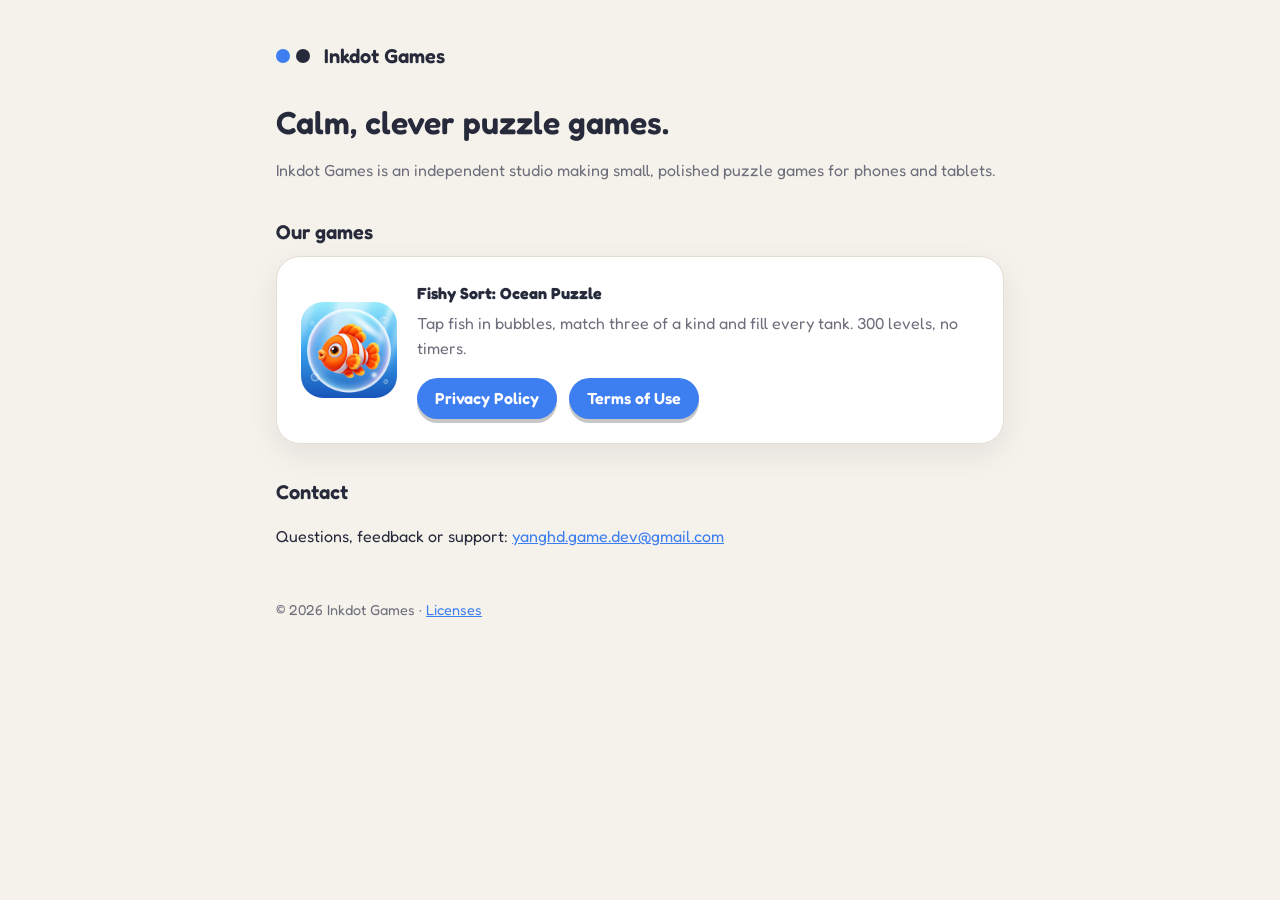
<file: index.html>
<!doctype html>
<html lang="en">
<head>
  <meta charset="utf-8">
  <meta name="viewport" content="width=device-width, initial-scale=1">
  <title>Inkdot Games</title>
  <meta name="description" content="Inkdot Games makes calm, clever puzzle games for mobile.">
  <link rel="preconnect" href="https://fonts.googleapis.com">
  <link rel="stylesheet" href="https://fonts.googleapis.com/css2?family=Fredoka:wght@400;600&display=swap">
  <link rel="stylesheet" href="/assets/style.css">
</head>
<body>
<main>
  <header class="site"><span class="dot"></span><a href="/">Inkdot Games</a></header>

  <h1>Calm, clever puzzle games.</h1>
  <p class="muted">Inkdot Games is an independent studio making small, polished puzzle games for phones and tablets.</p>

  <h2>Our games</h2>
  <div class="card game">
    <img src="/assets/fishy-sort-icon.png" alt="Fishy Sort app icon">
    <div>
      <strong>Fishy Sort: Ocean Puzzle</strong>
      <p class="muted" style="margin:4px 0 0">Tap fish in bubbles, match three of a kind and fill every tank. 300 levels, no timers.</p>
      <nav class="links">
        <a href="/privacy/">Privacy Policy</a>
        <a href="/terms/">Terms of Use</a>
      </nav>
    </div>
  </div>

  <h2>Contact</h2>
  <p>Questions, feedback or support: <a href="mailto:yanghd.game.dev@gmail.com">yanghd.game.dev@gmail.com</a></p>

  <footer>&copy; 2026 Inkdot Games &middot; <a href="/licenses/">Licenses</a></footer>
</main>
</body>
</html>
</file>
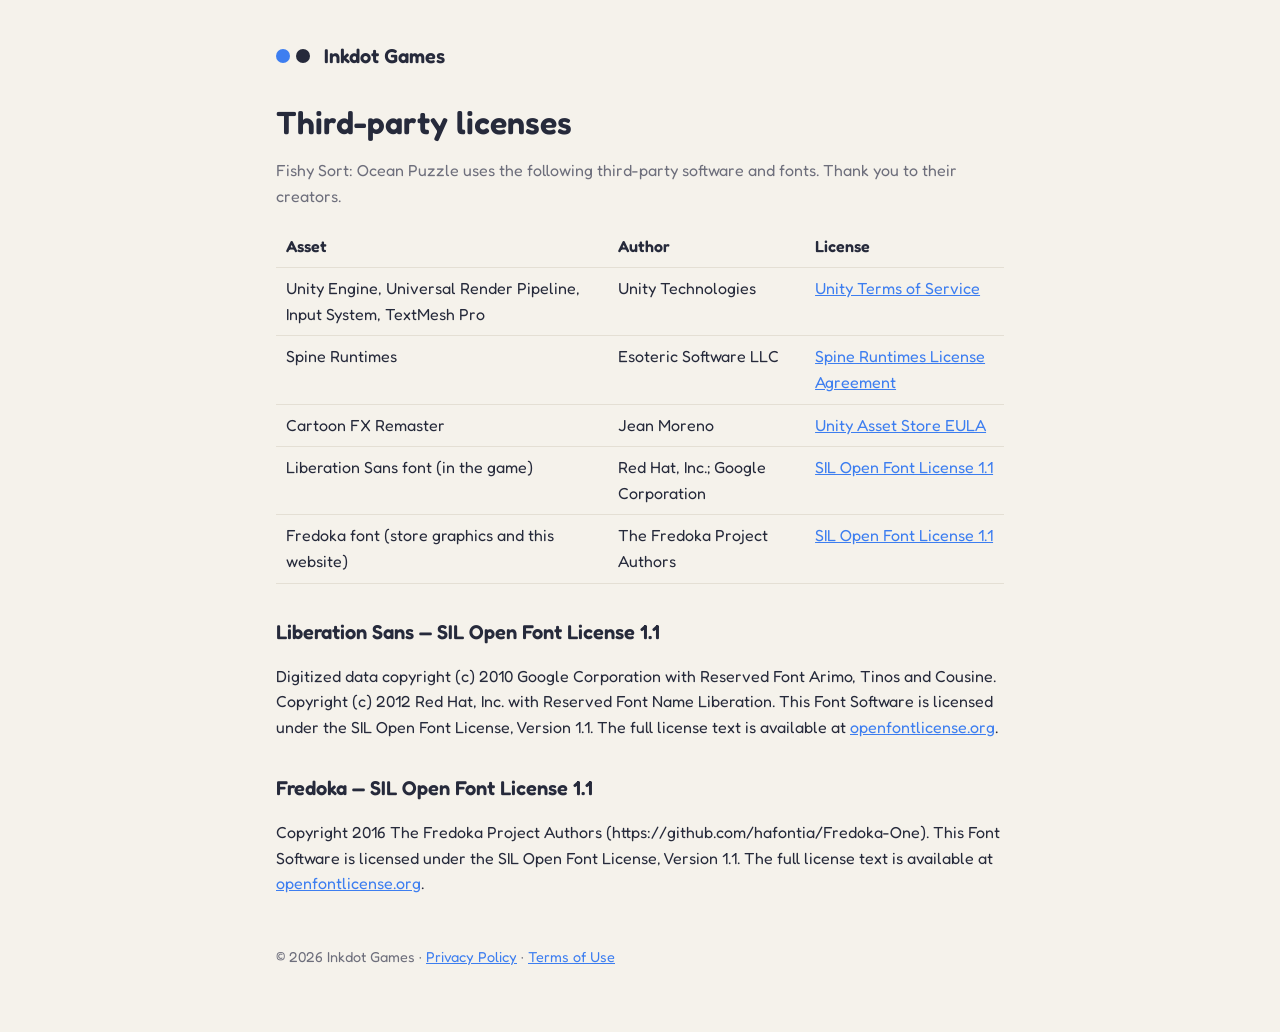
<file: licenses/index.html>
<!doctype html>
<html lang="en">
<head>
  <meta charset="utf-8">
  <meta name="viewport" content="width=device-width, initial-scale=1">
  <title>Third-party Licenses</title>
  <meta name="description" content="Third-party software and fonts used in Fishy Sort: Ocean Puzzle and their licenses.">
  <link rel="preconnect" href="https://fonts.googleapis.com">
  <link rel="stylesheet" href="https://fonts.googleapis.com/css2?family=Fredoka:wght@400;600&display=swap">
  <link rel="stylesheet" href="/assets/style.css">
</head>
<body>
<main>
  <header class="site"><span class="dot"></span><a href="/">Inkdot Games</a></header>

  <h1>Third-party licenses</h1>
  <p class="muted">Fishy Sort: Ocean Puzzle uses the following third-party software and fonts. Thank you to their creators.</p>

  <table>
    <tr><th>Asset</th><th>Author</th><th>License</th></tr>
    <tr>
      <td>Unity Engine, Universal Render Pipeline, Input System, TextMesh Pro</td>
      <td>Unity Technologies</td>
      <td><a href="https://unity.com/legal/terms-of-service">Unity Terms of Service</a></td>
    </tr>
    <tr>
      <td>Spine Runtimes</td>
      <td>Esoteric Software LLC</td>
      <td><a href="https://esotericsoftware.com/spine-runtimes-license">Spine Runtimes License Agreement</a></td>
    </tr>
    <tr>
      <td>Cartoon FX Remaster</td>
      <td>Jean Moreno</td>
      <td><a href="https://unity.com/legal/as-terms">Unity Asset Store EULA</a></td>
    </tr>
    <tr>
      <td>Liberation Sans font (in the game)</td>
      <td>Red Hat, Inc.; Google Corporation</td>
      <td><a href="https://openfontlicense.org">SIL Open Font License 1.1</a></td>
    </tr>
    <tr>
      <td>Fredoka font (store graphics and this website)</td>
      <td>The Fredoka Project Authors</td>
      <td><a href="https://openfontlicense.org">SIL Open Font License 1.1</a></td>
    </tr>
  </table>

  <h2>Liberation Sans &mdash; SIL Open Font License 1.1</h2>
  <p>Digitized data copyright (c) 2010 Google Corporation with Reserved Font Arimo, Tinos and Cousine.
    Copyright (c) 2012 Red Hat, Inc. with Reserved Font Name Liberation.
    This Font Software is licensed under the SIL Open Font License, Version 1.1. The full license text is
    available at <a href="https://openfontlicense.org/open-font-license-official-text/">openfontlicense.org</a>.</p>

  <h2>Fredoka &mdash; SIL Open Font License 1.1</h2>
  <p>Copyright 2016 The Fredoka Project Authors (https://github.com/hafontia/Fredoka-One).
    This Font Software is licensed under the SIL Open Font License, Version 1.1. The full license text is
    available at <a href="https://openfontlicense.org/open-font-license-official-text/">openfontlicense.org</a>.</p>

  <footer>&copy; 2026 Inkdot Games &middot; <a href="/privacy/">Privacy Policy</a> &middot; <a href="/terms/">Terms of Use</a></footer>
</main>
</body>
</html>
</file>
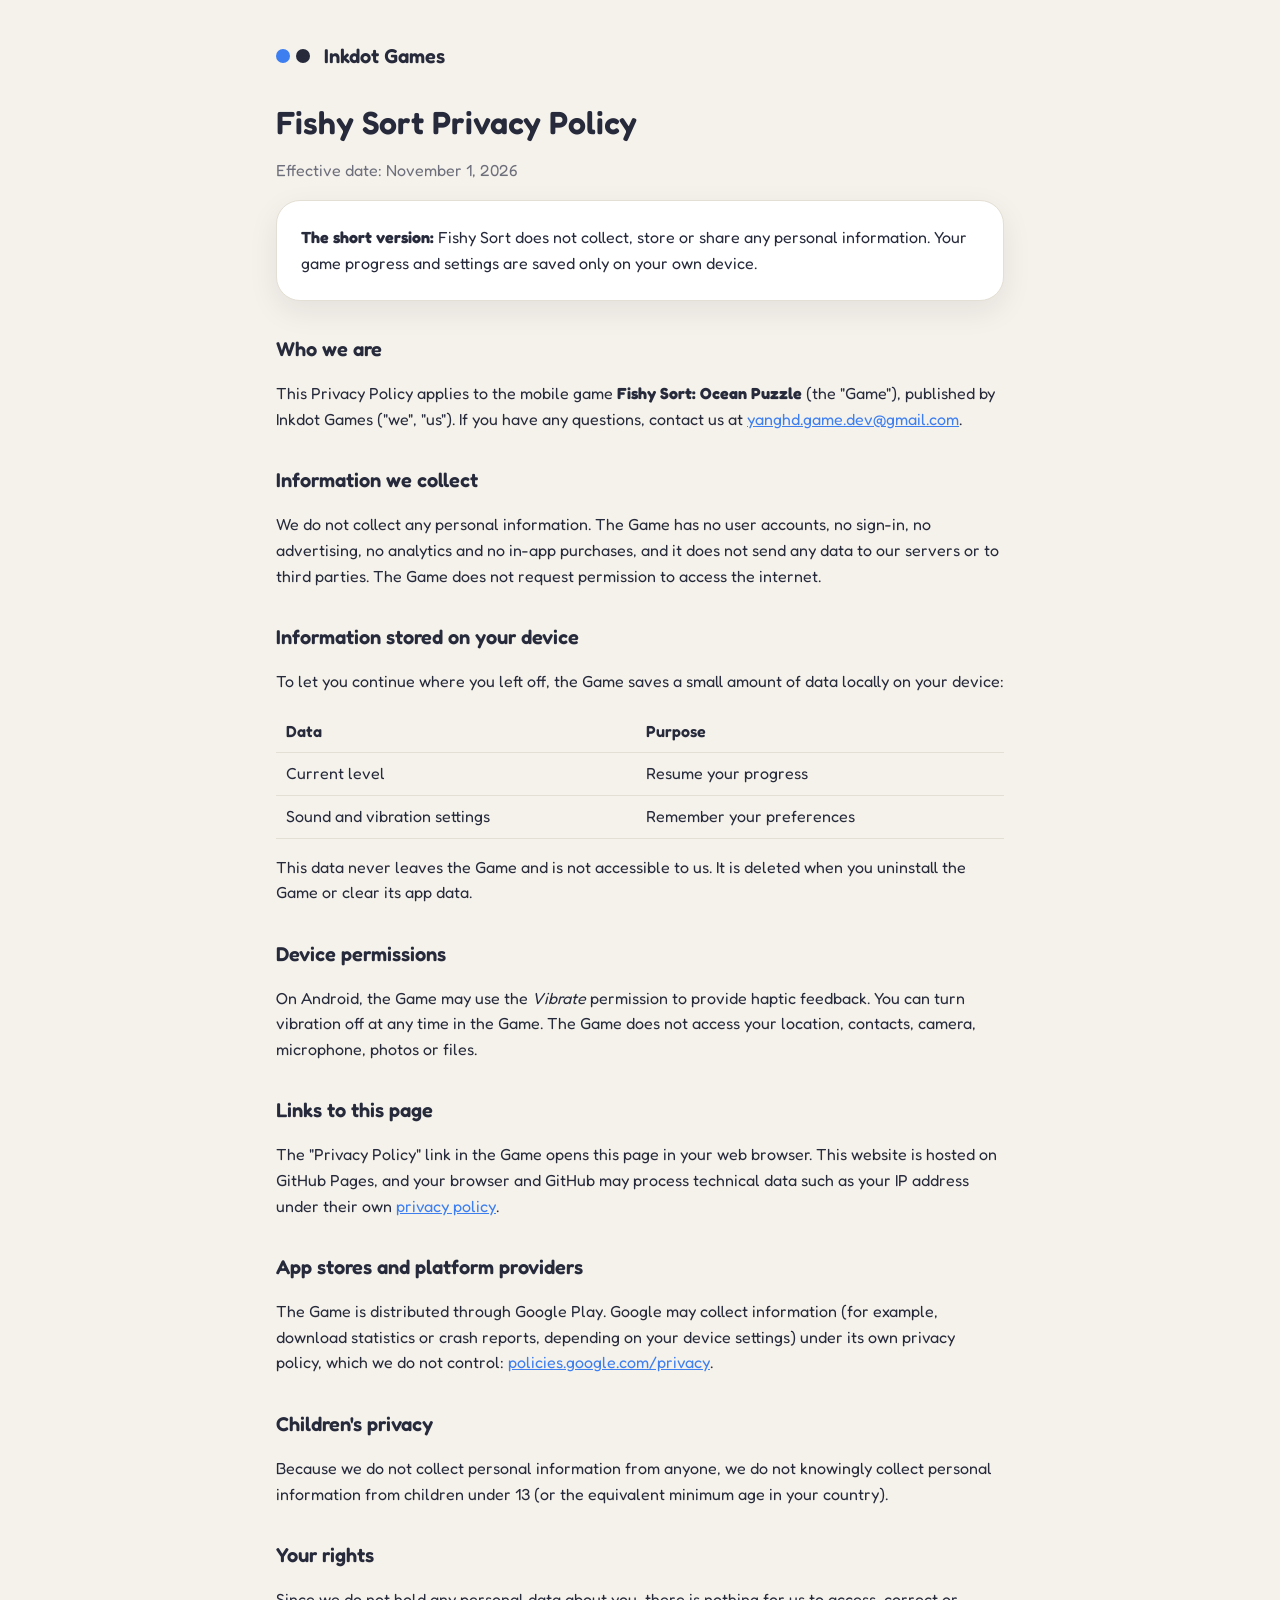
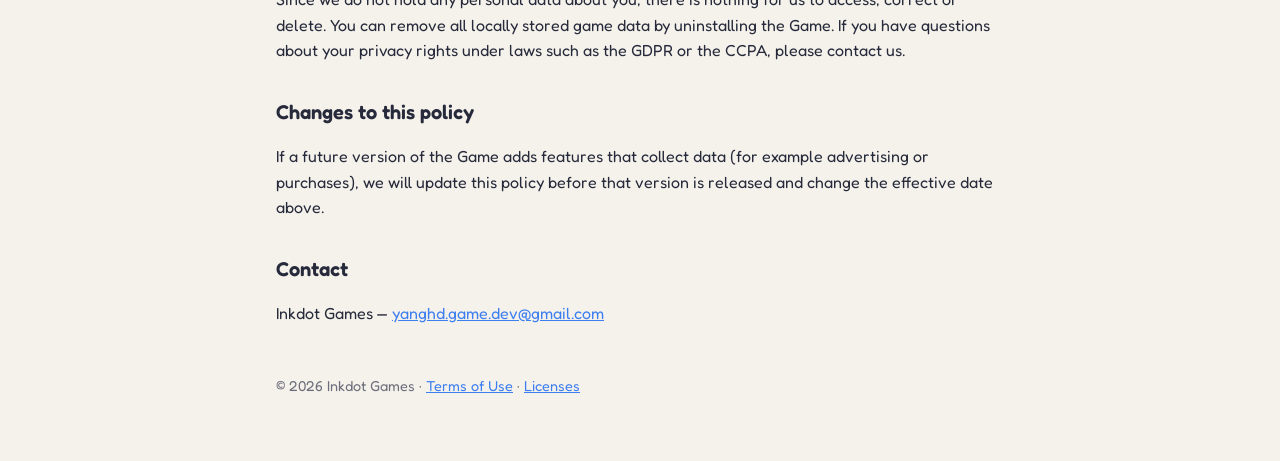
<file: privacy/index.html>
<!doctype html>
<html lang="en">
<head>
  <meta charset="utf-8">
  <meta name="viewport" content="width=device-width, initial-scale=1">
  <title>Fishy Sort Privacy Policy</title>
  <meta name="description" content="Privacy Policy for Fishy Sort: Ocean Puzzle by Inkdot Games.">
  <link rel="preconnect" href="https://fonts.googleapis.com">
  <link rel="stylesheet" href="https://fonts.googleapis.com/css2?family=Fredoka:wght@400;600&display=swap">
  <link rel="stylesheet" href="/assets/style.css">
</head>
<body>
<main>
  <header class="site"><span class="dot"></span><a href="/">Inkdot Games</a></header>

  <h1>Fishy Sort Privacy Policy</h1>
  <p class="muted">Effective date: November 1, 2026</p>

  <div class="card">
    <strong>The short version:</strong> Fishy Sort does not collect, store or share any personal information.
    Your game progress and settings are saved only on your own device.
  </div>

  <h2>Who we are</h2>
  <p>This Privacy Policy applies to the mobile game <strong>Fishy Sort: Ocean Puzzle</strong> (the "Game"), published by
    Inkdot Games ("we", "us"). If you have any questions, contact us at
    <a href="mailto:yanghd.game.dev@gmail.com">yanghd.game.dev@gmail.com</a>.</p>

  <h2>Information we collect</h2>
  <p>We do not collect any personal information. The Game has no user accounts, no sign-in, no advertising,
    no analytics and no in-app purchases, and it does not send any data to our servers or to third parties.
    The Game does not request permission to access the internet.</p>

  <h2>Information stored on your device</h2>
  <p>To let you continue where you left off, the Game saves a small amount of data locally on your device:</p>
  <table>
    <tr><th>Data</th><th>Purpose</th></tr>
    <tr><td>Current level</td><td>Resume your progress</td></tr>
    <tr><td>Sound and vibration settings</td><td>Remember your preferences</td></tr>
  </table>
  <p>This data never leaves the Game and is not accessible to us. It is deleted when you uninstall the Game
    or clear its app data.</p>

  <h2>Device permissions</h2>
  <p>On Android, the Game may use the <em>Vibrate</em> permission to provide haptic feedback. You can turn
    vibration off at any time in the Game. The Game does not access your location, contacts, camera,
    microphone, photos or files.</p>

  <h2>Links to this page</h2>
  <p>The "Privacy Policy" link in the Game opens this page in your web browser. This website is hosted on
    GitHub Pages, and your browser and GitHub may process technical data such as your IP address under their own
    <a href="https://docs.github.com/site-policy/privacy-policies/github-general-privacy-statement">privacy policy</a>.</p>

  <h2>App stores and platform providers</h2>
  <p>The Game is distributed through Google Play. Google may collect information (for example, download statistics or
    crash reports, depending on your device settings) under its own privacy policy, which we do not control:
    <a href="https://policies.google.com/privacy">policies.google.com/privacy</a>.</p>

  <h2>Children's privacy</h2>
  <p>Because we do not collect personal information from anyone, we do not knowingly collect personal information
    from children under 13 (or the equivalent minimum age in your country).</p>

  <h2>Your rights</h2>
  <p>Since we do not hold any personal data about you, there is nothing for us to access, correct or delete.
    You can remove all locally stored game data by uninstalling the Game. If you have questions about your
    privacy rights under laws such as the GDPR or the CCPA, please contact us.</p>

  <h2>Changes to this policy</h2>
  <p>If a future version of the Game adds features that collect data (for example advertising or purchases),
    we will update this policy before that version is released and change the effective date above.</p>

  <h2>Contact</h2>
  <p>Inkdot Games &mdash; <a href="mailto:yanghd.game.dev@gmail.com">yanghd.game.dev@gmail.com</a></p>

  <footer>&copy; 2026 Inkdot Games &middot; <a href="/terms/">Terms of Use</a> &middot; <a href="/licenses/">Licenses</a></footer>
</main>
</body>
</html>
</file>
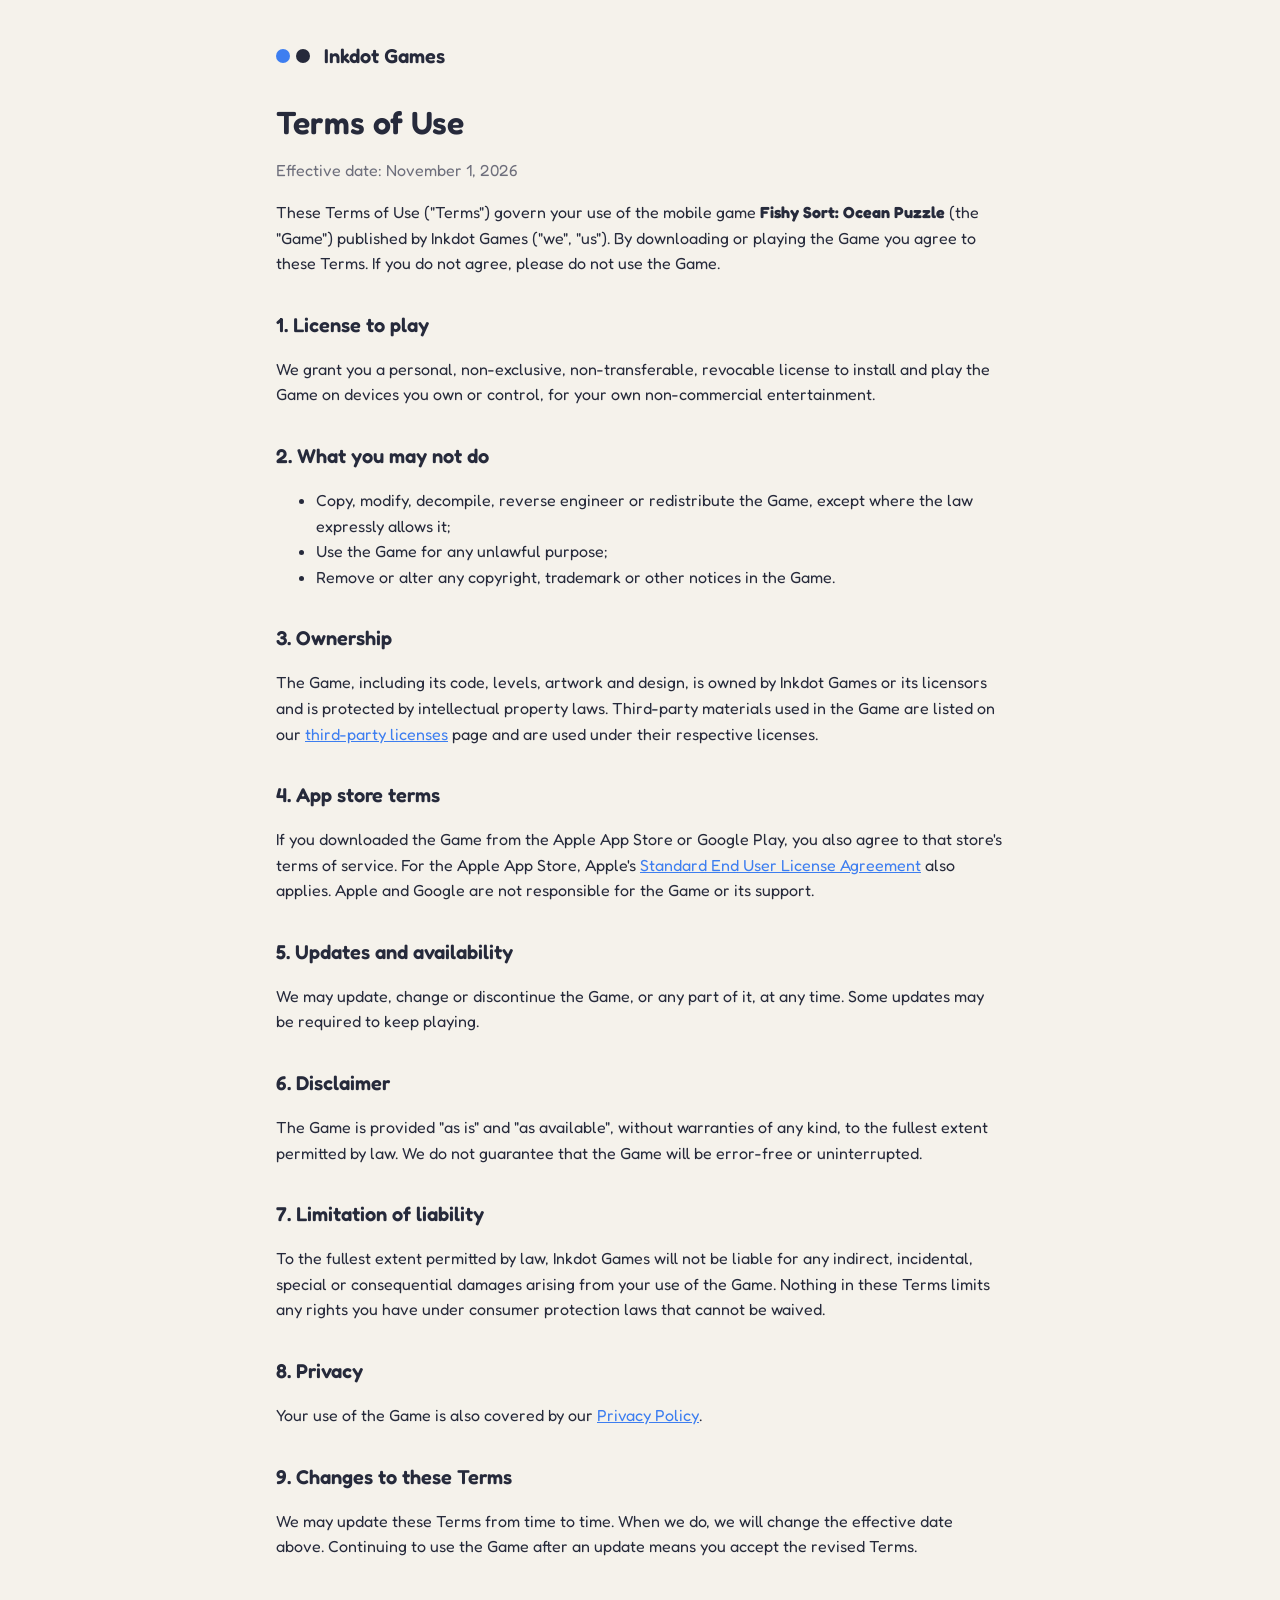
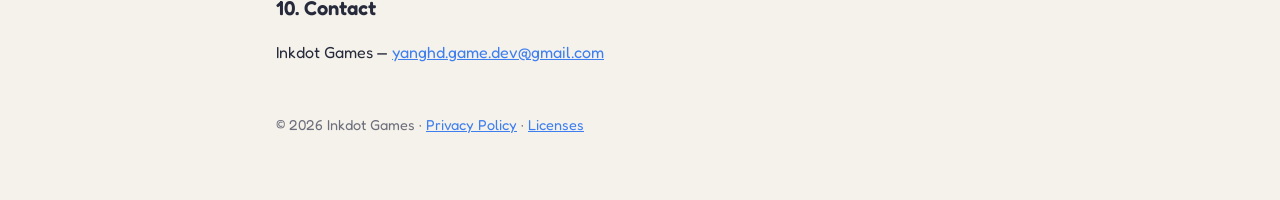
<file: terms/index.html>
<!doctype html>
<html lang="en">
<head>
  <meta charset="utf-8">
  <meta name="viewport" content="width=device-width, initial-scale=1">
  <title>Terms of Use</title>
  <meta name="description" content="Terms of Use for Fishy Sort: Ocean Puzzle by Inkdot Games.">
  <link rel="preconnect" href="https://fonts.googleapis.com">
  <link rel="stylesheet" href="https://fonts.googleapis.com/css2?family=Fredoka:wght@400;600&display=swap">
  <link rel="stylesheet" href="/assets/style.css">
</head>
<body>
<main>
  <header class="site"><span class="dot"></span><a href="/">Inkdot Games</a></header>

  <h1>Terms of Use</h1>
  <p class="muted">Effective date: November 1, 2026</p>

  <p>These Terms of Use ("Terms") govern your use of the mobile game <strong>Fishy Sort: Ocean Puzzle</strong>
    (the "Game") published by Inkdot Games ("we", "us"). By downloading or playing the Game you agree to these
    Terms. If you do not agree, please do not use the Game.</p>

  <h2>1. License to play</h2>
  <p>We grant you a personal, non-exclusive, non-transferable, revocable license to install and play the Game
    on devices you own or control, for your own non-commercial entertainment.</p>

  <h2>2. What you may not do</h2>
  <ul>
    <li>Copy, modify, decompile, reverse engineer or redistribute the Game, except where the law expressly allows it;</li>
    <li>Use the Game for any unlawful purpose;</li>
    <li>Remove or alter any copyright, trademark or other notices in the Game.</li>
  </ul>

  <h2>3. Ownership</h2>
  <p>The Game, including its code, levels, artwork and design, is owned by Inkdot Games or its licensors and is
    protected by intellectual property laws. Third-party materials used in the Game are listed on our
    <a href="/licenses/">third-party licenses</a> page and are used under their respective licenses.</p>

  <h2>4. App store terms</h2>
  <p>If you downloaded the Game from the Apple App Store or Google Play, you also agree to that store's terms of
    service. For the Apple App Store, Apple's
    <a href="https://www.apple.com/legal/internet-services/itunes/dev/stdeula/">Standard End User License Agreement</a>
    also applies. Apple and Google are not responsible for the Game or its support.</p>

  <h2>5. Updates and availability</h2>
  <p>We may update, change or discontinue the Game, or any part of it, at any time. Some updates may be required
    to keep playing.</p>

  <h2>6. Disclaimer</h2>
  <p>The Game is provided "as is" and "as available", without warranties of any kind, to the fullest extent
    permitted by law. We do not guarantee that the Game will be error-free or uninterrupted.</p>

  <h2>7. Limitation of liability</h2>
  <p>To the fullest extent permitted by law, Inkdot Games will not be liable for any indirect, incidental,
    special or consequential damages arising from your use of the Game. Nothing in these Terms limits any
    rights you have under consumer protection laws that cannot be waived.</p>

  <h2>8. Privacy</h2>
  <p>Your use of the Game is also covered by our <a href="/privacy/">Privacy Policy</a>.</p>

  <h2>9. Changes to these Terms</h2>
  <p>We may update these Terms from time to time. When we do, we will change the effective date above.
    Continuing to use the Game after an update means you accept the revised Terms.</p>

  <h2>10. Contact</h2>
  <p>Inkdot Games &mdash; <a href="mailto:yanghd.game.dev@gmail.com">yanghd.game.dev@gmail.com</a></p>

  <footer>&copy; 2026 Inkdot Games &middot; <a href="/privacy/">Privacy Policy</a> &middot; <a href="/licenses/">Licenses</a></footer>
</main>
</body>
</html>
</file>
<file: assets/style.css>
:root {
  --paper: #F5F2EB;
  --card: #FFFFFF;
  --ink: #262A3B;
  --muted: #6E6F7C;
  --blue: #3D7EF0;
  --line: #E4DFD4;
}

@media (prefers-color-scheme: dark) {
  :root {
    --paper: #1B1D27;
    --card: #242734;
    --ink: #F1EEE6;
    --muted: #A5A6B2;
    --blue: #6FA0FF;
    --line: #343849;
  }
}

* { box-sizing: border-box; }

body {
  margin: 0;
  background: var(--paper);
  color: var(--ink);
  font-family: "Fredoka", system-ui, -apple-system, "Segoe UI", sans-serif;
  font-weight: 400;
  line-height: 1.6;
}

main {
  max-width: 760px;
  margin: 0 auto;
  padding: 40px 16px 64px;
}

header.site {
  display: flex;
  align-items: center;
  gap: 12px;
  margin-bottom: 32px;
}

header.site a { color: var(--ink); text-decoration: none; font-weight: 600; font-size: 1.25rem; }

.dot {
  width: 14px; height: 14px; border-radius: 50%;
  background: var(--blue);
  box-shadow: 20px 0 0 var(--ink);
  margin-right: 22px;
}

h1 { font-weight: 600; font-size: 2rem; line-height: 1.2; margin: 0 0 8px; }
h2 { font-weight: 600; font-size: 1.25rem; margin: 32px 0 8px; }
p, li { color: var(--ink); }
.muted { color: var(--muted); }

.card {
  background: var(--card);
  border-radius: 24px;
  padding: 24px;
  box-shadow: 0 10px 30px rgba(20, 25, 60, 0.08);
  border: 1px solid var(--line);
}

.game {
  display: flex;
  gap: 20px;
  align-items: center;
}

.game img { width: 96px; height: 96px; border-radius: 22px; flex-shrink: 0; }

a { color: var(--blue); }

nav.links { display: flex; flex-wrap: wrap; gap: 12px; margin-top: 16px; }

nav.links a {
  display: inline-block;
  padding: 8px 18px;
  border-radius: 999px;
  background: var(--blue);
  color: #fff;
  text-decoration: none;
  font-weight: 600;
  box-shadow: 0 4px 0 rgba(0, 0, 0, 0.22);
}

table { width: 100%; border-collapse: collapse; margin: 12px 0; }
th, td { text-align: left; padding: 8px 10px; border-bottom: 1px solid var(--line); vertical-align: top; }
th { font-weight: 600; }

footer { margin-top: 48px; font-size: 0.9rem; color: var(--muted); }

@media (max-width: 480px) {
  .game { flex-direction: column; align-items: flex-start; }
  h1 { font-size: 1.6rem; }
}
</file>
